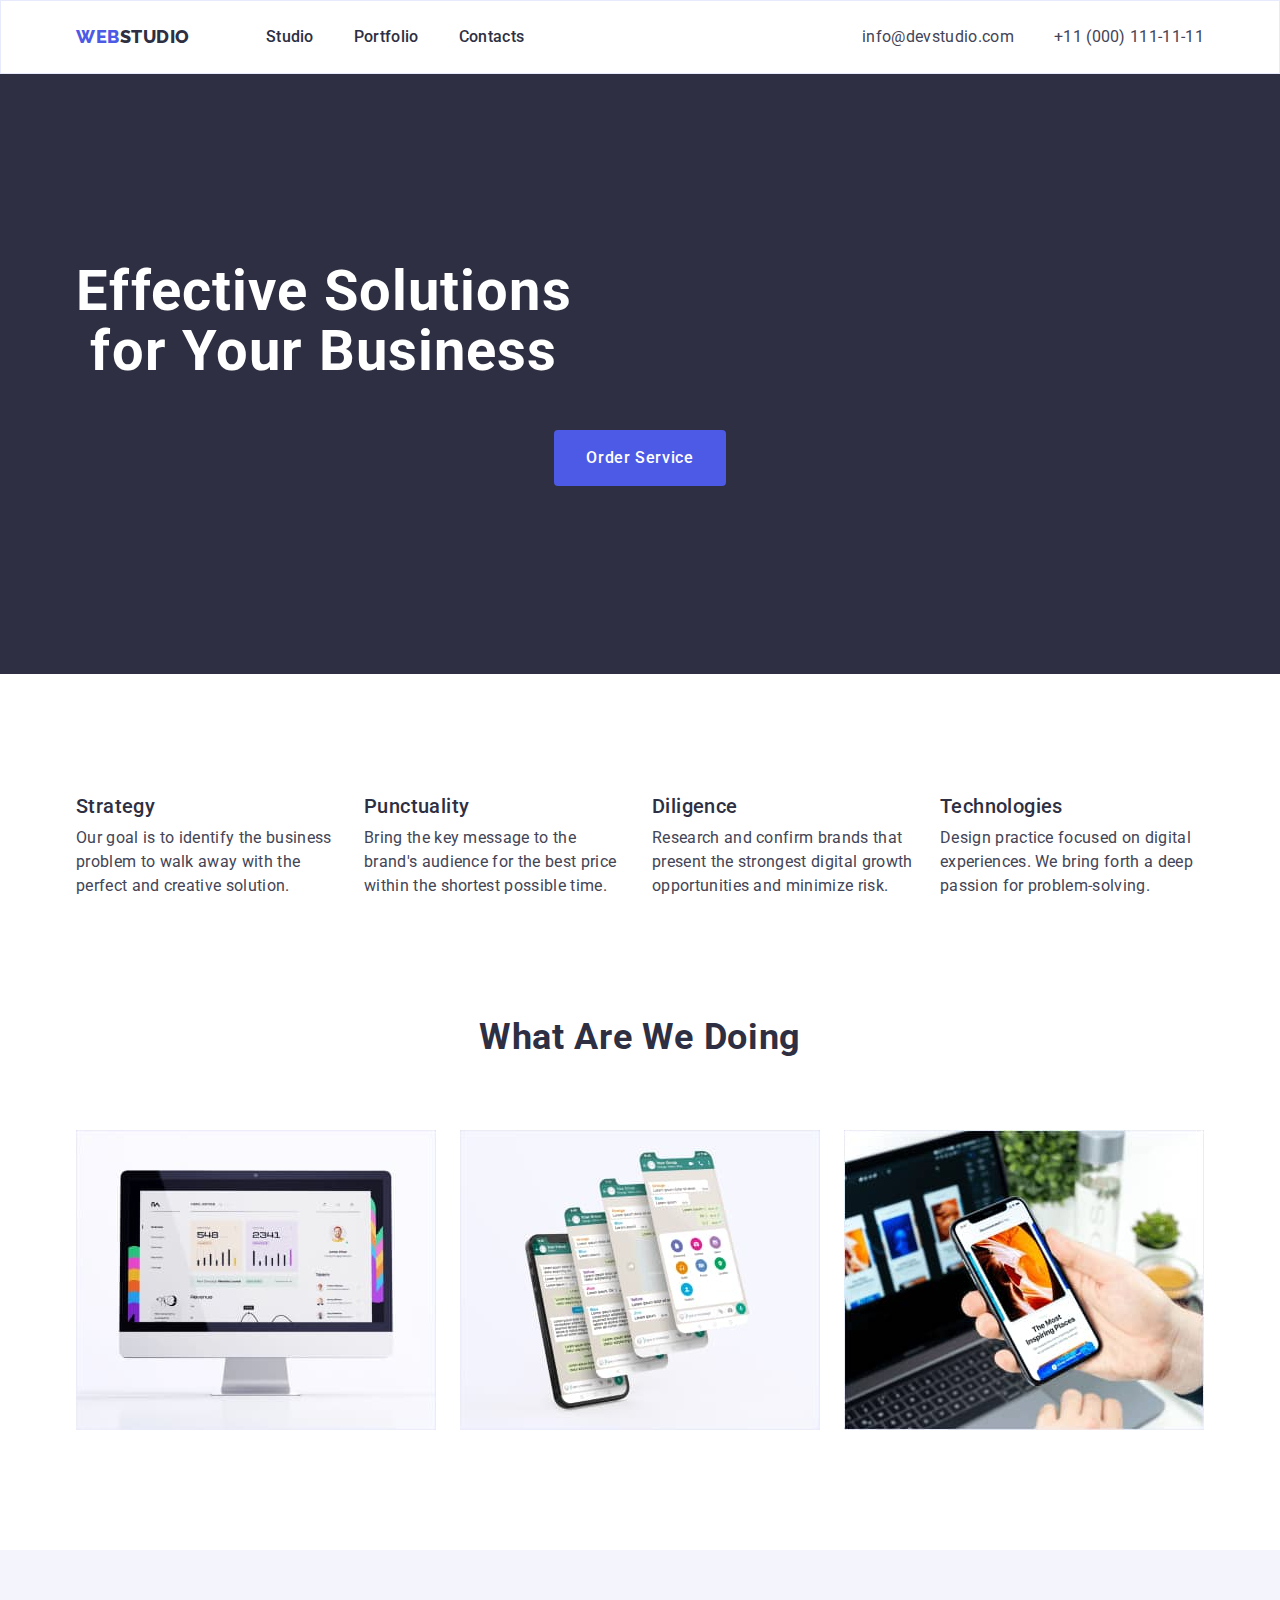
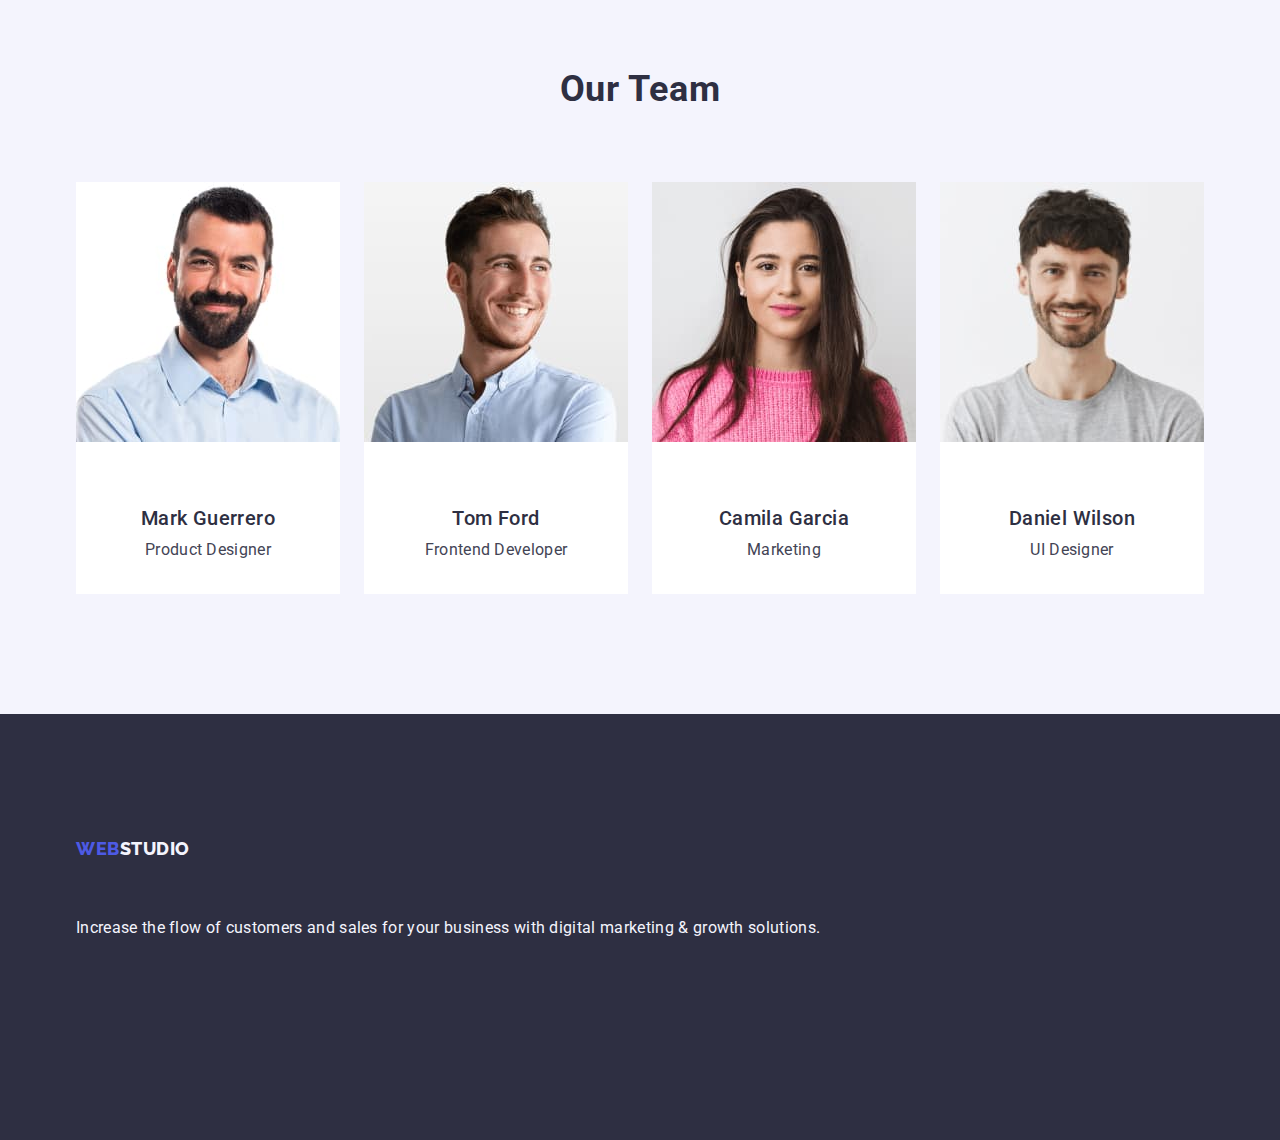
<file: index.html>
<!DOCTYPE html>
<html lang="en">

<head>
    <meta charset="UTF-8">
    <meta http-equiv="X-UA-Compatible" content="IE=edge">
    <meta name="viewport" content="width=device-width, initial-scale=1.0">
    <title>Document</title>
    <link rel="preconnect" href="https://fonts.googleapis.com">
    <link rel="preconnect" href="https://fonts.gstatic.com" crossorigin>
    <link rel="preconnect" href="https://fonts.googleapis.com">
    <link rel="preconnect" href="https://fonts.gstatic.com" crossorigin>
    <link
        href="https://fonts.googleapis.com/css2?family=Raleway:wght@800&family=Roboto:wght@400;500;700;900&display=swap"
        rel="stylesheet">
    <link href="https://cdn.jsdelivr.net/npm/modern-normalize@1.1.0/modern-normalize.min.css" rel="stylesheet">
    <link rel="stylesheet" href="./css/styles.css">

</head>

<body>
    <!-- Header -->
    <header class="page-header">
        <div class="header-conteiner container">
            <nav class="navigation">
                <a class="logo link" href="./index.html">WEB<span class="logo-dark">Studio</span> </a>
                <ul class="menu list">
                    <li class="menu-item">
                        <a class="menu-link link" href="./index.html">Studio</a>
                    </li>
                    <li class="menu-item">
                        <a class="menu-link link" href="./portfolio.html">Portfolio</a>
                    </li>
                    <li class="menu-item">
                        <a class="menu-link link" href="">Contacts</a>
                    </li>
                </ul>
            </nav>
            <address class=" addres">
                <ul class="list menu">
                    <li><a class="contact link" href="mailto:info@devstudio.com">info@devstudio.com</a></li>
                    <li><a class="contact link" href="tel:+110001111111">+11 (000) 111-11-11</a></li>
                </ul>
            </address>
        </div>

    </header>
    <main>
        <!-- Hero -->
        <section class="hero">
            <div class="container">
                <h1 class="main-title">Effective Solutions
                    for Your Business</h1>
                <button class="modal-btn" type="button">Order Service</button>
            </div>
        </section>
        <!-- Logistics -->
        <section class="section">
            <div class="container">
                <h2 class="visually-hidden">title</h2>
                <ul class="list logistics-list">
                    <li class="logistics-ellement">
                        <h3 class="logistics-title">Strategy</h3>
                        <p class="text-description">Our goal is to identify the business
                            problem to walk away with the perfect and creative solution.</p>
                    </li>
                    <li class="logistics-ellement">
                        <h3 class="logistics-title">Punctuality</h3>
                        <p class="text-description">Bring the key message to the brand's audience for the best price
                            within
                            the shortest possible
                            time.</p>
                    </li>
                    <li class="logistics-ellement">
                        <h3 class="logistics-title">Diligence</h3>
                        <p class="text-description">Research and confirm brands that present the strongest digital
                            growth
                            opportunities and minimize
                            risk.</p>
                    </li>
                    <li class="logistics-ellement">
                        <h3 class="logistics-title">Technologies</h3>
                        <p class="text-description">Design practice focused on digital experiences. We bring forth a
                            deep
                            passion for
                            problem-solving.</p>
                    </li>
                </ul>
            </div>
        </section>
        <!-- Work -->
        <section class="section-work">
            <div class="container">
                <h2 class="secondary-header">What are we doing</h2>
                <ul class="list work-list">
                    <li class="flex-element"><img width="360" src="./images/comp.jpg" alt="computer screen"></li>
                    <li class="flex-element"> <img width="360" src="./images/phone.jpg" alt="phone screen"></li>
                    <li class="flex-element"><img width="360" src="./images/compphone.jpg"
                            alt="the phone on the background of the laptop"></li>
                </ul>
            </div>

        </section>
        <!-- Team -->
        <section class="our-team section">
            <div class="container">
                <h2 class="secondary-header">Our Team</h2>
                <ul class="list team-list">
                    <li class="team-img">
                        <img width="264" src="./images/photo1.jpg" alt="photo Mark Guerrero">
                        <div class="team-conteiner">
                            <h3 class="name-team">Mark Guerrero</h3>
                            <p class="text-description">Product Designer</p>
                        </div>
                    </li>
                    <li class="team-img">
                        <img width="264" src="./images/photo2.jpg" alt="photo Tom Ford">
                        <div class="team-conteiner">
                            <h3 class="name-team">Tom Ford</h3>
                            <p class="text-description">Frontend Developer</p>
                        </div>
                    </li>
                    <li class="team-img">
                        <img width="264" src="./images/photo3.jpg" alt="photo Camila Garcia">
                        <div class="team-conteiner">
                            <h3 class="name-team">Camila Garcia</h3>
                            <p class="text-description">Marketing</p>
                        </div>
                    </li>
                    <li class="team-img">
                        <img width="264" src="./images/photo4.jpg" alt="photo Daniel Wilson">
                        <div class="team-conteiner">
                            <h3 class="name-team">Daniel Wilson</h3>
                            <p class="text-description">UI Designer</p>
                        </div>
                    </li>
                </ul>
            </div>
        </section>
    </main>
    <!-- footer -->
    <footer class="container-footer">
        <div class="container">
            <a class="logo-footer link">WEB<span class="logo-light">Studio</span> </a>
            <p class="footer-text">Increase the flow of customers and
                sales for your business with digital
                marketing & growth solutions.</p>
        </div>
    </footer>


</body>

</html>
</file>
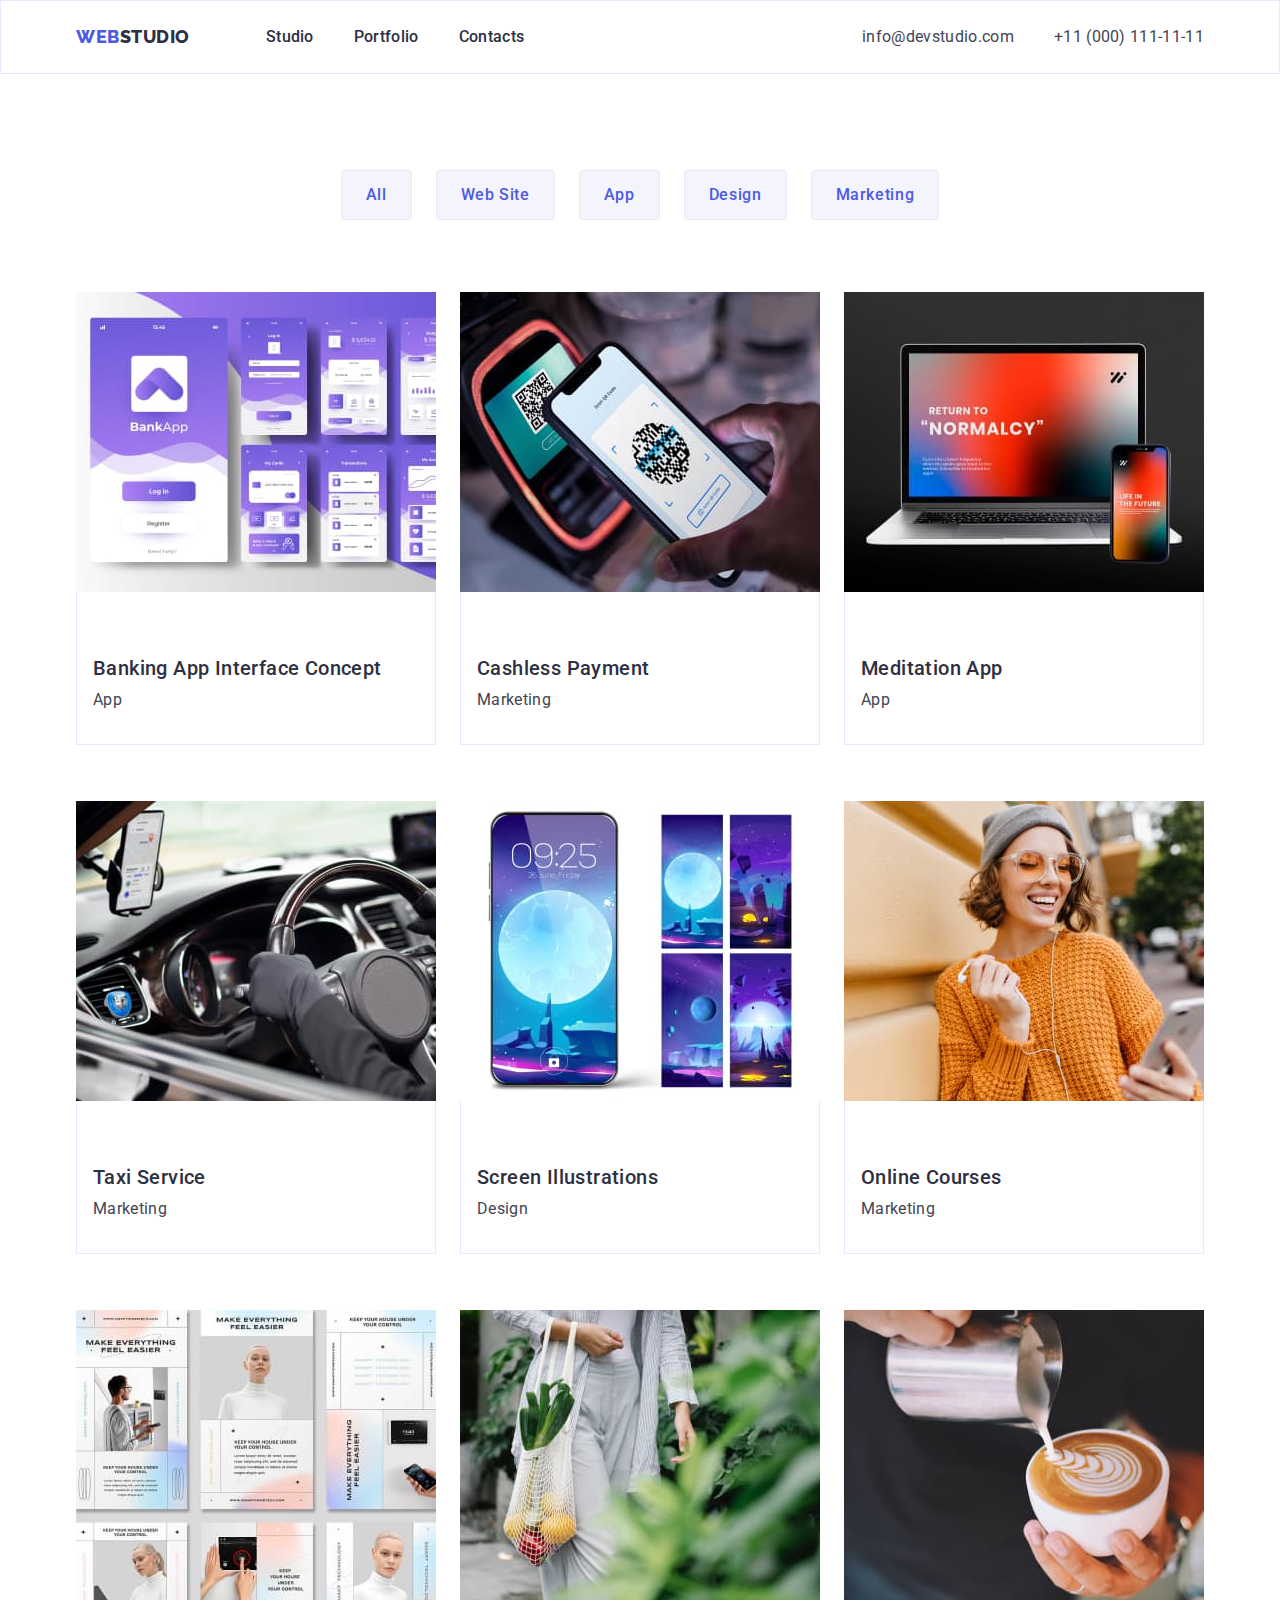
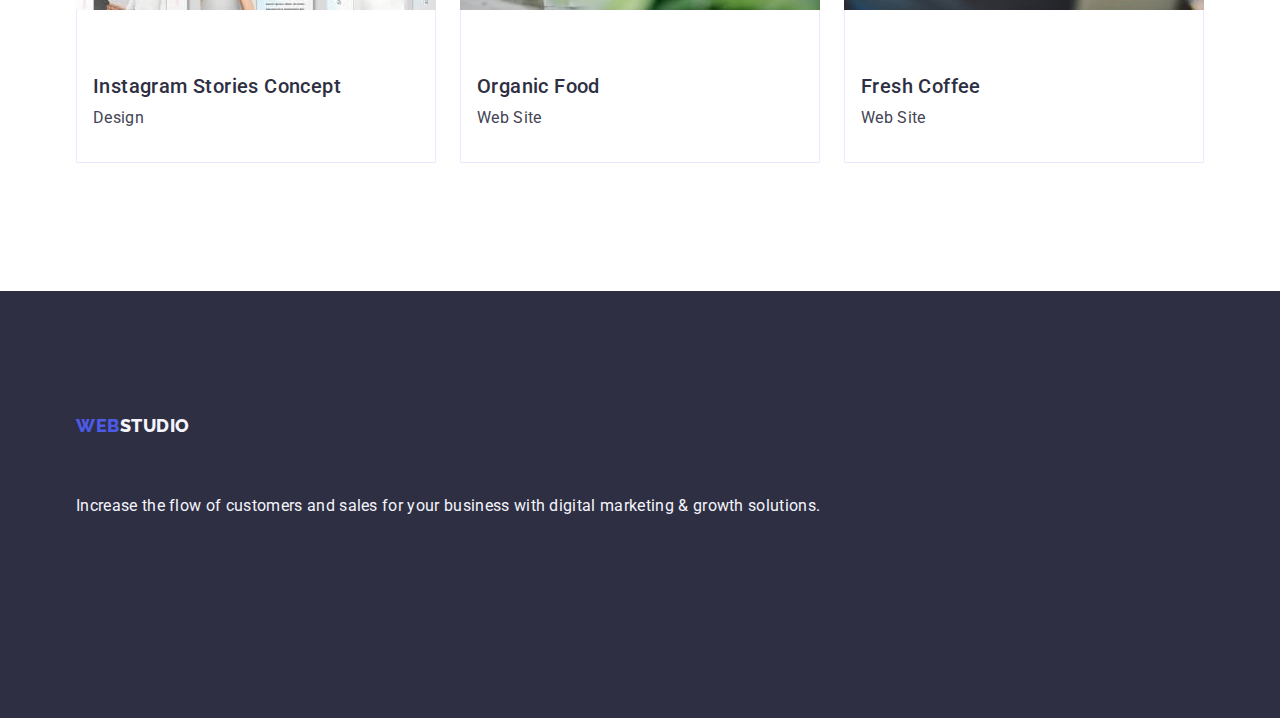
<file: portfolio.html>
<!DOCTYPE html>
<html lang="en">

<head>
    <meta charset="UTF-8">
    <meta http-equiv="X-UA-Compatible" content="IE=edge">
    <meta name="viewport" content="width=device-width, initial-scale=1.0">
    <title>Document</title>
    <link rel="preconnect" href="https://fonts.googleapis.com">
    <link rel="preconnect" href="https://fonts.gstatic.com" crossorigin>
    <link rel="preconnect" href="https://fonts.googleapis.com">
    <link rel="preconnect" href="https://fonts.gstatic.com" crossorigin>
    <link
        href="https://fonts.googleapis.com/css2?family=Raleway:wght@800&family=Roboto:wght@400;500;700;900&display=swap"
        rel="stylesheet">
    <link href="https://cdn.jsdelivr.net/npm/modern-normalize@1.1.0/modern-normalize.min.css" rel="stylesheet">
    <link rel="stylesheet" href="./css/styles.css">

</head>


<body>
    <!-- Header -->
    <header class="page-header">
        <div class="header-conteiner container">
            <nav class="navigation">
                <a class="logo link" href="./index.html">WEB<span class="logo-dark">Studio</span> </a>
                <ul class="menu list">
                    <li class="menu-item">
                        <a class="menu-link link" href="./index.html">Studio</a>
                    </li>
                    <li class="menu-item">
                        <a class="menu-link link" href="./portfolio.html">Portfolio</a>
                    </li>
                    <li class="menu-item">
                        <a class="menu-link link" href="">Contacts</a>
                    </li>
                </ul>
            </nav>
            <address class=" addres">
                <ul class="list menu">
                    <li><a class="contact link" href="mailto:info@devstudio.com">info@devstudio.com</a></li>
                    <li><a class="contact link" href="tel:+110001111111">+11 (000) 111-11-11</a></li>
                </ul>
            </address>
        </div>

    </header>
    <!-- Portfolio -->
    <main>
        <section class="portfolio-section">
            <div class="container">
                <h1 class="visually-hidden">Button</h1>
                <ul class="list list-button">
                    <li> <button class="portfolio-button" type="button">All</button> </li>
                    <li><button class="portfolio-button" type="button">Web Site</button></li>
                    <li><button class="portfolio-button" type="button">App</button></li>
                    <li><button class="portfolio-button" type="button">Design</button></li>
                    <li><button class="portfolio-button" type="button">Marketing</button></li>
                </ul>
                <ul class="list portfolio-list">
                    <li class="element">
                        <a class="link" href="">
                            <img src="./images/portfolio1.jpg" alt="Interface" width="360">
                            <div class="text-img">
                                <h2 class="portfolio-title-img">Banking App Interface Concept</h2>
                                <p class="portfolio-text-img">App</p>
                            </div>
                        </a>
                    </li>
                    <li class="element">
                        <a class="link" href="">
                            <img src="./images/portfolio2.jpg" alt="Cashless Payment" width="360">
                            <div class="text-img">
                                <h2 class="portfolio-title-img">Cashless Payment</h2>
                                <p class="portfolio-text-img">Marketing</p>
                            </div>
                        </a>
                    </li>
                    <li class="element">
                        <a class="link" href="">
                            <img src="./images/portfolio3.jpg" alt="Computer and phone" width="360">
                            <div class="text-img">
                                <h2 class="portfolio-title-img">Meditation App</h2>
                                <p class="portfolio-text-img">App</p>
                            </div>
                        </a>
                    </li>
                    <li class="element">
                        <a class="link" href="">
                            <img src="./images/portfolio4.jpg" alt="Car" width="360">
                            <div class="text-img">
                                <h2 class="portfolio-title-img">Taxi Service</h2>
                                <p class="portfolio-text-img">Marketing</p>
                            </div>
                        </a>
                    </li>
                    <li class="element">
                        <a class="link" href="">
                            <img src="./images/portfolio5.jpg" alt="Screen Illustrations" width="360">
                            <div class="text-img">
                                <h2 class="portfolio-title-img">Screen Illustrations</h2>
                                <p class="portfolio-text-img">Design</p>
                            </div>
                        </a>
                    </li>
                    <li class="element">
                        <a class="link" href="">
                            <img width="360" src="./images/portfolio6.jpg" alt="women with phone">
                            <div class="text-img">
                                <h2 class="portfolio-title-img">Online Courses</h2>
                                <p class="portfolio-text-img">Marketing</p>
                            </div>
                        </a>
                    </li>
                    <li class="element">
                        <a class="link" href="">
                            <img width="360" src="./images/portfolio7.jpg" alt="Instagram Stories">
                            <div class="text-img">
                                <h2 class="portfolio-title-img">Instagram Stories Concept</h2>
                                <p class="portfolio-text-img">Design</p>
                            </div>
                        </a>
                    </li>
                    <li class="element">
                        <a class="link" href="">
                            <img width="360" src="./images/portfolio8.jpg" alt="Organic Food">
                            <div class="text-img">
                                <h2 class="portfolio-title-img">Organic Food</h2>
                                <p class="portfolio-text-img">Web Site</p>
                            </div>
                        </a>
                    </li>
                    <li class="element">
                        <a class="link" href="">
                            <img width="360" src="./images/portfolio9.jpg" alt="Coffee">
                            <div class="text-img">
                                <h2 class="portfolio-title-img">Fresh Coffee</h2>
                                <p class="portfolio-text-img">Web Site</p>
                            </div>
                        </a>
                    </li>
                </ul>
            </div>
        </section>
    </main>
    <!-- footer -->
    <footer class="container-footer">
        <div class="container">
            <a class="logo-footer link">WEB<span class="logo-light">Studio</span> </a>
            <p class="footer-text">Increase the flow of customers and
                sales for your business with digital
                marketing & growth solutions.</p>
        </div>
    </footer>

</body>

</html>
</file>
<file: css/styles.css>
:root {
  --iris-color: #4d5ae5;
  --ocean-color: #404bbf;
  --green-color: #31d0aa;
  --slate-color: #434455;
  --light-slate-color: #8e8f99;
  --cornflower-color: #e7e9fc;
  --cloud-color: #f4f4fd;
  --background-color: #ffffff;
  --navy-blue-color: #2e2f42;
  --primary-fond: Roboto, sans-serif;
}
h1,
h2,
h3,
h5,
h5,
h6,
p {
  margin-top: 0;
  margin-bottom: 0;
}
ul,
ol {
  margin-top: 0;
  margin-bottom: 0;
  padding-left: 0;
}
img {
  display: block;
  max-width: 100%;
  height: auto;
}
body {
  font-family: var(--primary-fond);
  color: var(--slate-color);
  background: var(--background-color);
}
.list {
  list-style: none;
}
.link {
  text-decoration: none;
}
.container {
  width: 1158px;
  margin: auto;
  padding: 0 15px;
}
/* Header */
.header-conteiner {
  display: flex;
  align-items: center;
}
.navigation {
  display: flex;
  align-items: center;
}
.page-header {
  border-width: 1px;
  border-style: solid;
  border-color: var(--cornflower-color);
}
.menu {
  display: flex;
  gap: 40px;
}
.logo {
  font-family: Raleway, sans-serif;
  font-weight: 800;
  font-size: 18px;
  line-height: 1.17;
  letter-spacing: 0.03em;
  text-transform: uppercase;
  margin-right: 76px;
  display: inline-block;
  padding: 24px 0;
  color: var(--iris-color);
}
.logo-dark {
  color: var(--navy-blue-color);
}

.menu-link {
  display: block;
  font-weight: 500;
  font-size: 16px;
  line-height: 1.5;
  letter-spacing: 0.02em;
  padding: 24px 0;
  color: var(--navy-blue-color);
  text-decoration: none;
}
.menu-link:hover,
.menu-link:focus {
  color: var(--ocean-color);
}
.addres {
  margin-left: auto;
  font-style: normal;
}
.contact {
  font-size: 16px;
  line-height: 1.5;
  letter-spacing: 0.02em;
  text-decoration: none;
  padding: 24px 0;
  color: var(--slate-color);
  font-style: normal;
}
.contact:hover,
.contact:focus {
  color: var(--ocean-color);
}

/* Hero */
.hero {
  padding: 188px 0;
  background: var(--navy-blue-color);
  text-align: center;
}
.main-title {
  font-weight: 700;
  font-size: 56px;
  line-height: 1.07;
  letter-spacing: 0.02em;
  margin-bottom: 48px;
  max-width: 496px;
  text-align: center;
  color: var(--background-color);
}
.modal-btn {
  display: block;
  font-weight: 500;
  font-size: 16px;
  line-height: 1.5;
  letter-spacing: 0.04em;
  cursor: pointer;
  font-family: Roboto, sans-serif;
  border-radius: 4px;
  padding: 16px 32px;
  min-width: 169px;
  height: 56px;
  border: none;
  text-align: center;
  margin: 0 auto;
  background: var(--iris-color);
  color: var(--background-color);
}
.modal-btn:hover,
.modal-btn:focus {
  background: var(--ocean-color);
}
/* common styles */
.secondary-header {
  font-weight: 700;
  font-size: 36px;
  line-height: 1.11;
  text-align: center;
  letter-spacing: 0.02em;
  text-transform: capitalize;
  margin-bottom: 72px;
  color: var(--navy-blue-color);
}
.text-description {
  font-size: 16px;
  line-height: 1.5;
  letter-spacing: 0.02em;
}
.visually-hidden {
  position: absolute;
  width: 1px;
  height: 1px;
  margin: -1px;
  border: 0;
  padding: 0;
  white-space: nowrap;
  clip-path: inset(100%);
  clip: rect(0 0 0 0);
  overflow: hidden;
}
.section {
  padding: 120px 0;
}
/* Logistics */

.logistics-list {
  display: flex;
  gap: 24px;
}

.logistics-title {
  font-weight: 500;
  font-size: 20px;
  line-height: 1.2;
  letter-spacing: 0.02em;
  margin-bottom: 8px;
  color: var(--navy-blue-color);
}
.logistics-ellement {
  width: calc((100% - 72px) / 4);
}
/* Work */
.section-work {
  padding-bottom: 120px;
}
.work-list {
  display: flex;
  gap: 24px;
}
/* Team */
.our-team {
  background: var(--cloud-color);
}
.name-team {
  font-weight: 500;
  font-size: 20px;
  line-height: 1.2;
  letter-spacing: 0.02em;
  margin-top: 32px;
  margin-bottom: 8px;
  color: var(--navy-blue-color);
}
.team-list {
  display: flex;
  gap: 24px;
}
.team-img {
  flex-basis: calc((100% - 24px * 3) / 4);
  background-color: #ffffff;
}
.team-conteiner {
  padding: 32px 16px;
  border-radius: 0px 0px 4px 4px;
  text-align: center;
}
/* Footer */
.container-footer {
  padding: 100px 0;
  background: var(--navy-blue-color);
}
.footer-text {
  font-size: 16px;
  line-height: 1.5;
  letter-spacing: 0.02em;
  margin-top: 17.5px;
  margin-bottom: 100px;
  color: var(--cloud-color);
}
.logo-footer {
  font-family: Raleway, sans-serif;
  font-weight: 800;
  font-size: 18px;
  line-height: 1.17;
  letter-spacing: 0.03em;
  text-transform: uppercase;
  margin-right: 76px;
  margin-bottom: 16px;
  padding: 24px 0;
  display: inline-block; 
  color: var(--iris-color);
}
.logo-light {
  margin-bottom: 16px;
  color: var(--cloud-color);
}
/* Portfolio */
.portfolio-section {
  padding: 96px 0 120px;
}
.portfolio-title-img {
  font-weight: 500;
  font-size: 20px;
  line-height: 1.2;
  letter-spacing: 0.02em;
  margin-top: 32px;
  margin-bottom: 8px;
  color: var(--navy-blue-color);
}
.list-button {
  display: flex;
  justify-content: center;
  margin-bottom: 72px;
  gap: 24px;
}
.portfolio-button {
  background: var(--cloud-color);
  color: var(--iris-color);
  cursor: pointer;
  font-weight: 500;
  font-size: 16px;
  line-height: 1.5;
  letter-spacing: 0.04em;
  font-family: Roboto, sans-serif;
  display: inline-block;
  border-radius: 4px;
  padding: 12px 24px;
  text-align: center;
  border: 1px solid var(--cornflower-color);
}
.portfolio-button:hover,
.portfolio-button:focus {
  border: 1px solid transparent;
  background: var(--ocean-color);
  color: var(--background-color);
}
.portfolio-list {
  display: flex;
  flex-wrap: wrap;
  gap: 48px 24px;
}
.element {
  width: calc((100% - 48px) / 3);
}
.text-img {
  padding: 32px 16px;
  border: 1px solid var(--cornflower-color);
  border-top: none;
  margin-bottom: 8px;
}
.portfolio-text-img {
  font-size: 16px;
  line-height: 1.5;
  letter-spacing: 0.02em;
  color: var(--slate-color);
}
</file>
